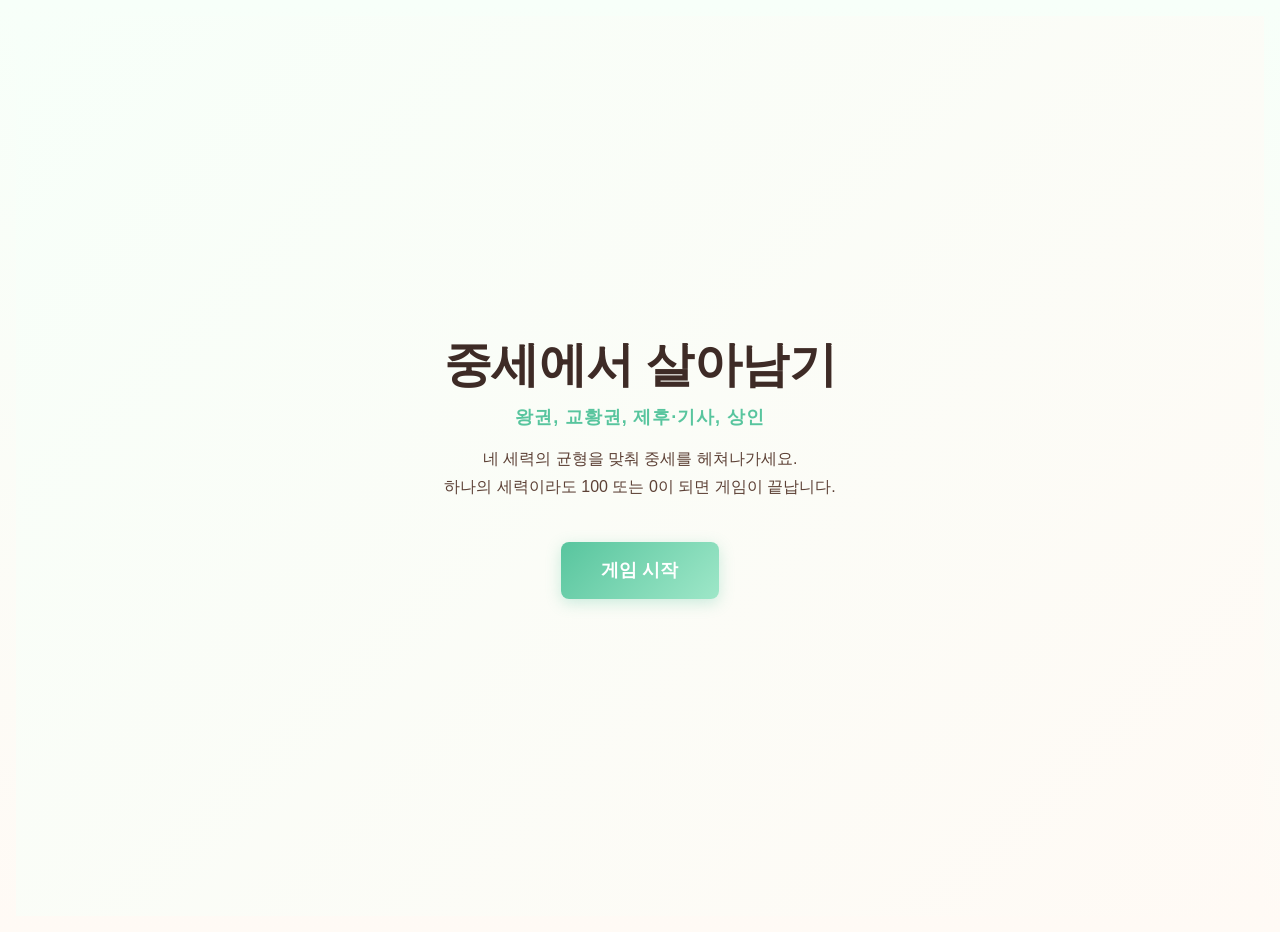
<file: index.html>
<!DOCTYPE html>
<html lang="ko">
  <head>
    <meta charset="UTF-8">
    <meta http-equiv="Content-Security-Policy" content="default-src 'none'; script-src 'self' 'unsafe-inline'; style-src 'self' 'unsafe-inline'; img-src data:; connect-src 'none'; base-uri 'none'; form-action 'none'">
    <meta name="viewport" content="width=device-width,initial-scale=1">
    <title>중세에서 살아남기</title>
    <link rel="stylesheet" href="styles.css">
    <script src="app.js" defer></script>
  </head>
  <body>
    <div id="start-screen" class="start-screen-container">
      <div class="start-screen-content">
        <h1 class="start-title">중세에서 살아남기</h1>
        <p class="start-subtitle">왕권, 교황권, 제후·기사, 상인</p>
        <p class="start-desc">네 세력의 균형을 맞춰 중세를 헤쳐나가세요.<br>하나의 세력이라도 100 또는 0이 되면 게임이 끝납니다.</p>
        <button id="btn-start" class="start-btn">게임 시작</button>
      </div>
    </div>

    <div id="game-container" class="hidden">
    <div class="dashboard">
      <div class="header">
        <h1>중세에서 살아남기</h1>
        <p>스테이지 <span id="turn-counter">1</span> / 15</p>
      </div>

      <div class="stats-grid">
        <div class="stat-card">
          <div class="stat-label">왕권</div>
          <div class="stat-value" id="val-king">50</div>
          <div class="progress-bar-bg"><div class="progress-bar-fill" id="bar-king" style="width: 50%;"></div></div>
        </div>
        <div class="stat-card">
          <div class="stat-label">교황권</div>
          <div class="stat-value" id="val-pope">50</div>
          <div class="progress-bar-bg"><div class="progress-bar-fill" id="bar-pope" style="width: 50%;"></div></div>
        </div>
        <div class="stat-card">
          <div class="stat-label">제후·기사</div>
          <div class="stat-value" id="val-noble">50</div>
          <div class="progress-bar-bg"><div class="progress-bar-fill" id="bar-noble" style="width: 50%;"></div></div>
        </div>
        <div class="stat-card">
          <div class="stat-label">상인</div>
          <div class="stat-value" id="val-merchant">50</div>
          <div class="progress-bar-bg"><div class="progress-bar-fill" id="bar-merchant" style="width: 50%;"></div></div>
        </div>
      </div>

      <div id="game-active-area">
        <div class="scenario-card">
          <div class="scenario-meta" id="scenario-year">1095년</div>
          <h2 class="scenario-title" id="scenario-title">클레르몽 공의회</h2>
          <p class="scenario-text" id="scenario-text">교황이 '셀주크 튀르크로부터 성지 예루살렘을 탈환하자!'며 십자군 파병을 요청해 왔습니다. 영주와 기사들을 보내시겠습니까?</p>
        </div>

        <div class="action-grid">
          <button id="btn-a">신의 뜻이다! 참전하라!</button>
          <button id="btn-b">우리 영지를 지키는 게 우선이다.</button>
        </div>
      </div>

      <div id="result-area" class="result-card hidden">
        <div class="result-title">결과</div>
        <div class="result-text" id="result-text">선택 결과가 여기에 표시됩니다.</div>
        <button class="confirm-btn" id="btn-next">다음 단계로</button>
      </div>

      <div id="end-screen-area" class="end-screen">
        <div class="end-title" id="end-title">게임 오버</div>
        <div class="end-text" id="end-text">설명</div>
        <button class="restart-btn" id="btn-restart">다시 시작하기</button>
      </div>

      <div class="log-area" id="log-area">역사적 선택을 내려주세요. 하나의 세력이라도 0이 되면 게임 오버됩니다.</div>
    </div>
    </div>
  </body>
</html>
</file>
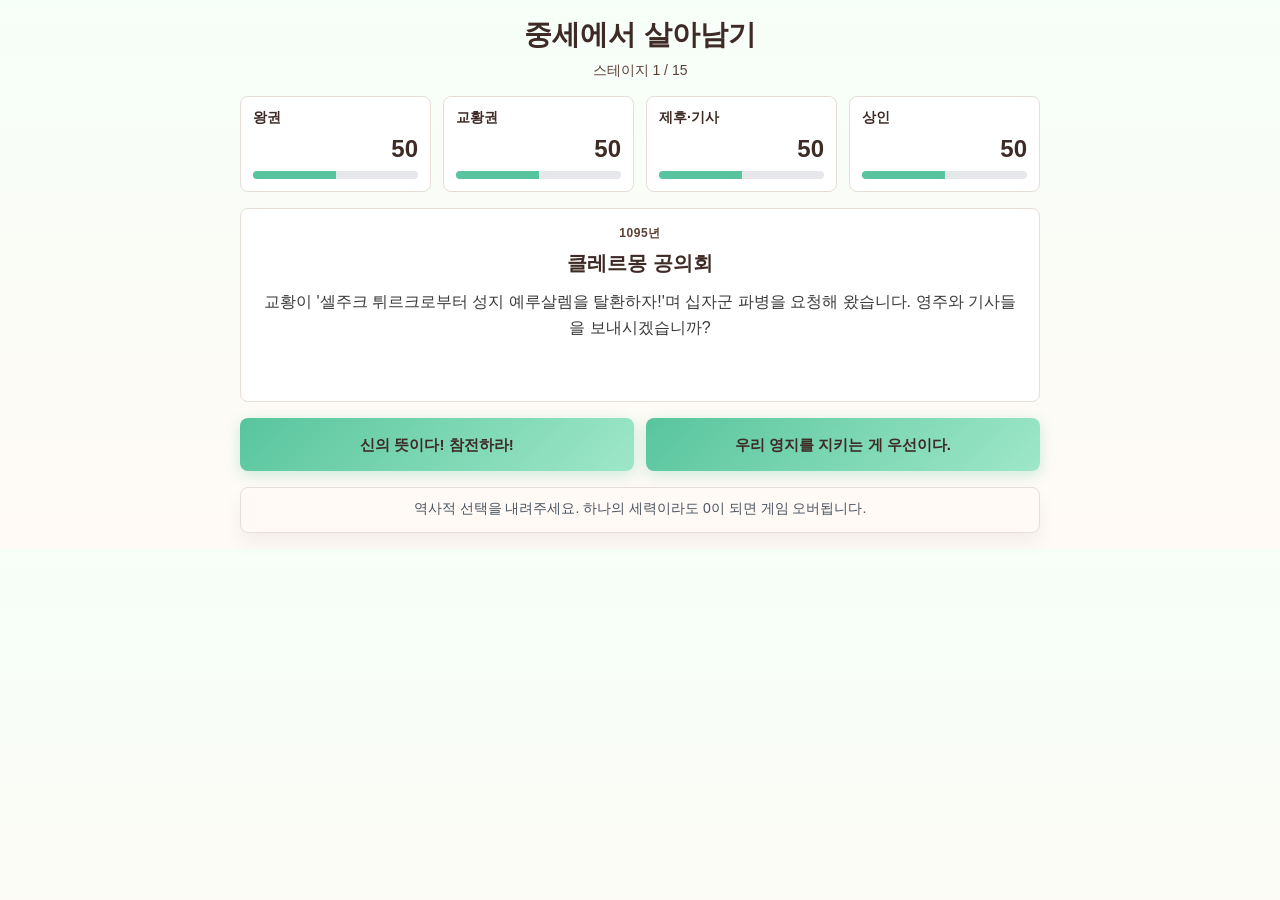
<file: life of medievel.html>
<!DOCTYPE html>
<html lang="ko">
  <head>
    <meta charset="UTF-8">
    <meta http-equiv="Content-Security-Policy" content="default-src 'none'; script-src 'self' 'unsafe-inline'; style-src 'self' 'unsafe-inline'; img-src data:; connect-src 'none'; base-uri 'none'; form-action 'none'">
    <meta name="viewport" content="width=device-width,initial-scale=1">
    <title>중세에서 살아남기</title>
    <link rel="stylesheet" href="styles.css">
    <script src="app.js" defer></script>
  </head>
  <body>
    <div class="dashboard">
      <div class="header">
        <h1>중세에서 살아남기</h1>
        <p>스테이지 <span id="turn-counter">1</span> / 15</p>
      </div>

      <div class="stats-grid">
        <div class="stat-card">
          <div class="stat-label">왕권</div>
          <div class="stat-value" id="val-king">50</div>
          <div class="progress-bar-bg"><div class="progress-bar-fill" id="bar-king" style="width: 50%;"></div></div>
        </div>
        <div class="stat-card">
          <div class="stat-label">교황권</div>
          <div class="stat-value" id="val-pope">50</div>
          <div class="progress-bar-bg"><div class="progress-bar-fill" id="bar-pope" style="width: 50%;"></div></div>
        </div>
        <div class="stat-card">
          <div class="stat-label">제후·기사</div>
          <div class="stat-value" id="val-noble">50</div>
          <div class="progress-bar-bg"><div class="progress-bar-fill" id="bar-noble" style="width: 50%;"></div></div>
        </div>
        <div class="stat-card">
          <div class="stat-label">상인</div>
          <div class="stat-value" id="val-merchant">50</div>
          <div class="progress-bar-bg"><div class="progress-bar-fill" id="bar-merchant" style="width: 50%;"></div></div>
        </div>
      </div>

      <div id="game-active-area">
        <div class="scenario-card">
          <div class="scenario-meta" id="scenario-year">1095년</div>
          <h2 class="scenario-title" id="scenario-title">클레르몽 공의회</h2>
          <p class="scenario-text" id="scenario-text">교황이 '셀주크 튀르크로부터 성지 예루살렘을 탈환하자!'며 십자군 파병을 요청해 왔습니다. 영주와 기사들을 보내시겠습니까?</p>
        </div>

        <div class="action-grid">
          <button id="btn-a">신의 뜻이다! 참전하라!</button>
          <button id="btn-b">우리 영지를 지키는 게 우선이다.</button>
        </div>
      </div>

      <div id="result-area" class="result-card hidden">
        <div class="result-title">결과</div>
        <div class="result-text" id="result-text">선택 결과가 여기에 표시됩니다.</div>
        <button class="confirm-btn" id="btn-next">다음 단계로</button>
      </div>

      <div id="end-screen-area" class="end-screen">
        <div class="end-title" id="end-title">게임 오버</div>
        <div class="end-text" id="end-text">설명</div>
        <button class="restart-btn" id="btn-restart">다시 시작하기</button>
      </div>

      <div class="log-area" id="log-area">역사적 선택을 내려주세요. 하나의 세력이라도 0이 되면 게임 오버됩니다.</div>
    </div>
  </body>
</html>
</file>
<file: styles.css>
:root {
  --wrks-viz-font-family: Pretendard, -apple-system, BlinkMacSystemFont, "Segoe UI", sans-serif;
  /* Mint-choco theme colors */
  --mint: #9ee7c8;
  --mint-deep: #58c59e;
  --choco: #3e2b26;
  --choco-soft: #5d4136;
  --cream: #fffaf5;
  --wrks-viz-primary: var(--mint-deep);
  --wrks-viz-bg: linear-gradient(180deg, #f7fff9 0%, var(--cream) 100%);
  --wrks-viz-fg: var(--choco);
  --wrks-viz-border: #e6ddd8;
  --wrks-viz-radius: 8px;
  --wrks-viz-space-1: 4px;
  --wrks-viz-space-2: 8px;
  --wrks-viz-space-3: 12px;
  --wrks-viz-space-4: 16px;
  --color-danger: #b8332a;
  --color-success: var(--mint-deep);
}

body {
  font-family: var(--wrks-viz-font-family);
  color: var(--wrks-viz-fg);
  background: var(--wrks-viz-bg);
  margin: 0;
  padding: var(--wrks-viz-space-4);
  box-sizing: border-box;
}
.dashboard { max-width: 800px; margin: 0 auto; }
.header { margin-bottom: var(--wrks-viz-space-4); text-align: center; }
.header h1 { margin: 0 0 var(--wrks-viz-space-2) 0; font-size: 28px; color: var(--choco); }
.header p { margin: 0; font-size: 14px; color: var(--choco-soft); }

.stats-grid {
  display: grid;
  grid-template-columns: repeat(4, 1fr);
  gap: var(--wrks-viz-space-3);
  margin-bottom: var(--wrks-viz-space-4);
}
.stat-card {
  border: 1px solid var(--wrks-viz-border);
  border-radius: var(--wrks-viz-radius);
  padding: var(--wrks-viz-space-3);
  background: white;
}
.stat-label { font-size: 14px; font-weight: 600; margin-bottom: var(--wrks-viz-space-2); }
.stat-value { font-size: 24px; font-weight: bold; margin-bottom: var(--wrks-viz-space-2); text-align: right; }
.progress-bar-bg {
  width: 100%; height: 8px; background: #e5e7eb; border-radius: 4px; overflow: hidden;
}
.progress-bar-fill {
  height: 100%; background: var(--wrks-viz-primary); transition: width 0.3s ease, background-color 0.3s ease;
}

.scenario-card {
  border: 1px solid var(--wrks-viz-border);
  border-radius: var(--wrks-viz-radius);
  padding: var(--wrks-viz-space-4);
  margin-bottom: var(--wrks-viz-space-4);
  min-height: 160px;
  background: white;
}
.scenario-meta { font-size: 12px; font-weight: 600; color: var(--choco-soft); text-transform: uppercase; letter-spacing: 0.05em; margin-bottom: var(--wrks-viz-space-2); text-align: center; }
.scenario-title { font-size: 20px; font-weight: 800; margin: 0 0 var(--wrks-viz-space-3) 0; color: var(--choco); text-align: center; }
.scenario-text { font-size: 16px; line-height: 1.6; margin: 0; color: #3b3b3b; text-align: center; }

.action-grid {
  display: grid;
  grid-template-columns: 1fr 1fr;
  gap: var(--wrks-viz-space-3);
}

.action-grid button {
  font-family: inherit;
  background: linear-gradient(135deg, var(--mint-deep) 0%, var(--mint) 100%);
  border: none;
  color: var(--choco);
  padding: 16px var(--wrks-viz-space-3);
  border-radius: var(--wrks-viz-radius);
  font-size: 15px;
  font-weight: 700;
  cursor: pointer;
  text-align: center;
  line-height: 1.4;
  box-shadow: 0 4px 15px rgba(88, 197, 158, 0.3);
}

button {
  font-family: inherit;
  background: white;
  border: 1px solid rgba(0,0,0,0.04);
  color: var(--choco);
  padding: var(--wrks-viz-space-3);
  border-radius: var(--wrks-viz-radius);
  font-size: 15px;
  font-weight: 500;
  cursor: pointer;
  text-align: center;
  transition: none;
  line-height: 1.4;
}

.result-card,
.log-area,
.end-screen {
  border-radius: var(--wrks-viz-radius);
  border: 1px solid var(--wrks-viz-border);
  background: white;
  box-shadow: 0 10px 20px rgba(0,0,0,0.05);
}

.result-card {
  padding: var(--wrks-viz-space-4);
  margin-bottom: var(--wrks-viz-space-4);
  border-radius: var(--wrks-viz-radius);
  border: 1px solid var(--wrks-viz-border);
  background: white;
  box-shadow: 0 10px 20px rgba(0,0,0,0.05);
  text-align: center;
}

.result-card.hidden { display: none; }

.result-card.visible { display: block; }

.hidden { display: none; }

.result-title {
  font-size: 18px;
  font-weight: 800;
  color: var(--choco);
  margin-bottom: var(--wrks-viz-space-2);
}

.result-text {
  font-size: 16px;
  line-height: 1.7;
  color: #3b3b3b;
  margin-bottom: var(--wrks-viz-space-4);
}

.confirm-btn {
  background: linear-gradient(135deg, var(--mint-deep) 0%, var(--mint) 100%);
  color: white;
  padding: 16px 40px;
  font-size: 18px;
  box-shadow: 0 4px 15px rgba(88, 197, 158, 0.3);
  display: inline-block;
}

.log-area {
  margin-top: var(--wrks-viz-space-4);
  padding: var(--wrks-viz-space-3);
  background: var(--cream);
  border: 1px solid var(--wrks-viz-border);
  border-radius: var(--wrks-viz-radius);
  font-size: 14px;
  color: #4b5563;
  min-height: 20px;
  text-align: center;
}

.end-screen { display: none; text-align: center; padding: 40px 20px; border: 1px solid var(--wrks-viz-border); border-radius: var(--wrks-viz-radius); background: linear-gradient(180deg, #fffefb 0%, #f2fff8 100%); }
.end-title { font-size: 28px; font-weight: 900; margin-bottom: 16px; color: var(--choco); }
.end-text { font-size: 16px; margin-bottom: 24px; color: var(--choco-soft); line-height: 1.6; }
.restart-btn { font-family: inherit; display: inline-flex; align-items: center; justify-content: center; width: 100%; background: var(--choco); color: var(--cream); border: none; padding: var(--wrks-viz-space-3); font-weight: 700; border-radius: var(--wrks-viz-radius); cursor: pointer; }

/* Start Screen */
.start-screen-container {
  display: flex;
  align-items: center;
  justify-content: center;
  min-height: 100vh;
  width: 100%;
  background: linear-gradient(135deg, #f7fff9 0%, var(--cream) 100%);
  padding: var(--wrks-viz-space-4);
  box-sizing: border-box;
}

.start-screen-content {
  text-align: center;
  max-width: 500px;
}

.start-title {
  font-size: 48px;
  font-weight: 900;
  color: var(--choco);
  margin: 0 0 var(--wrks-viz-space-2) 0;
  letter-spacing: -0.5px;
}

.start-subtitle {
  font-size: 18px;
  font-weight: 600;
  color: var(--mint-deep);
  margin: 0 0 var(--wrks-viz-space-4) 0;
  letter-spacing: 0.05em;
}

.start-desc {
  font-size: 16px;
  color: var(--choco-soft);
  line-height: 1.8;
  margin: 0 0 40px 0;
}

.start-btn {
  font-family: inherit;
  background: linear-gradient(135deg, var(--mint-deep) 0%, var(--mint) 100%);
  color: white;
  border: none;
  padding: 16px 40px;
  font-size: 18px;
  font-weight: 700;
  border-radius: var(--wrks-viz-radius);
  cursor: pointer;
  box-shadow: 0 4px 15px rgba(88, 197, 158, 0.3);
}

/* Hidden utility */
.hidden {
  display: none !important;
}
</file>
